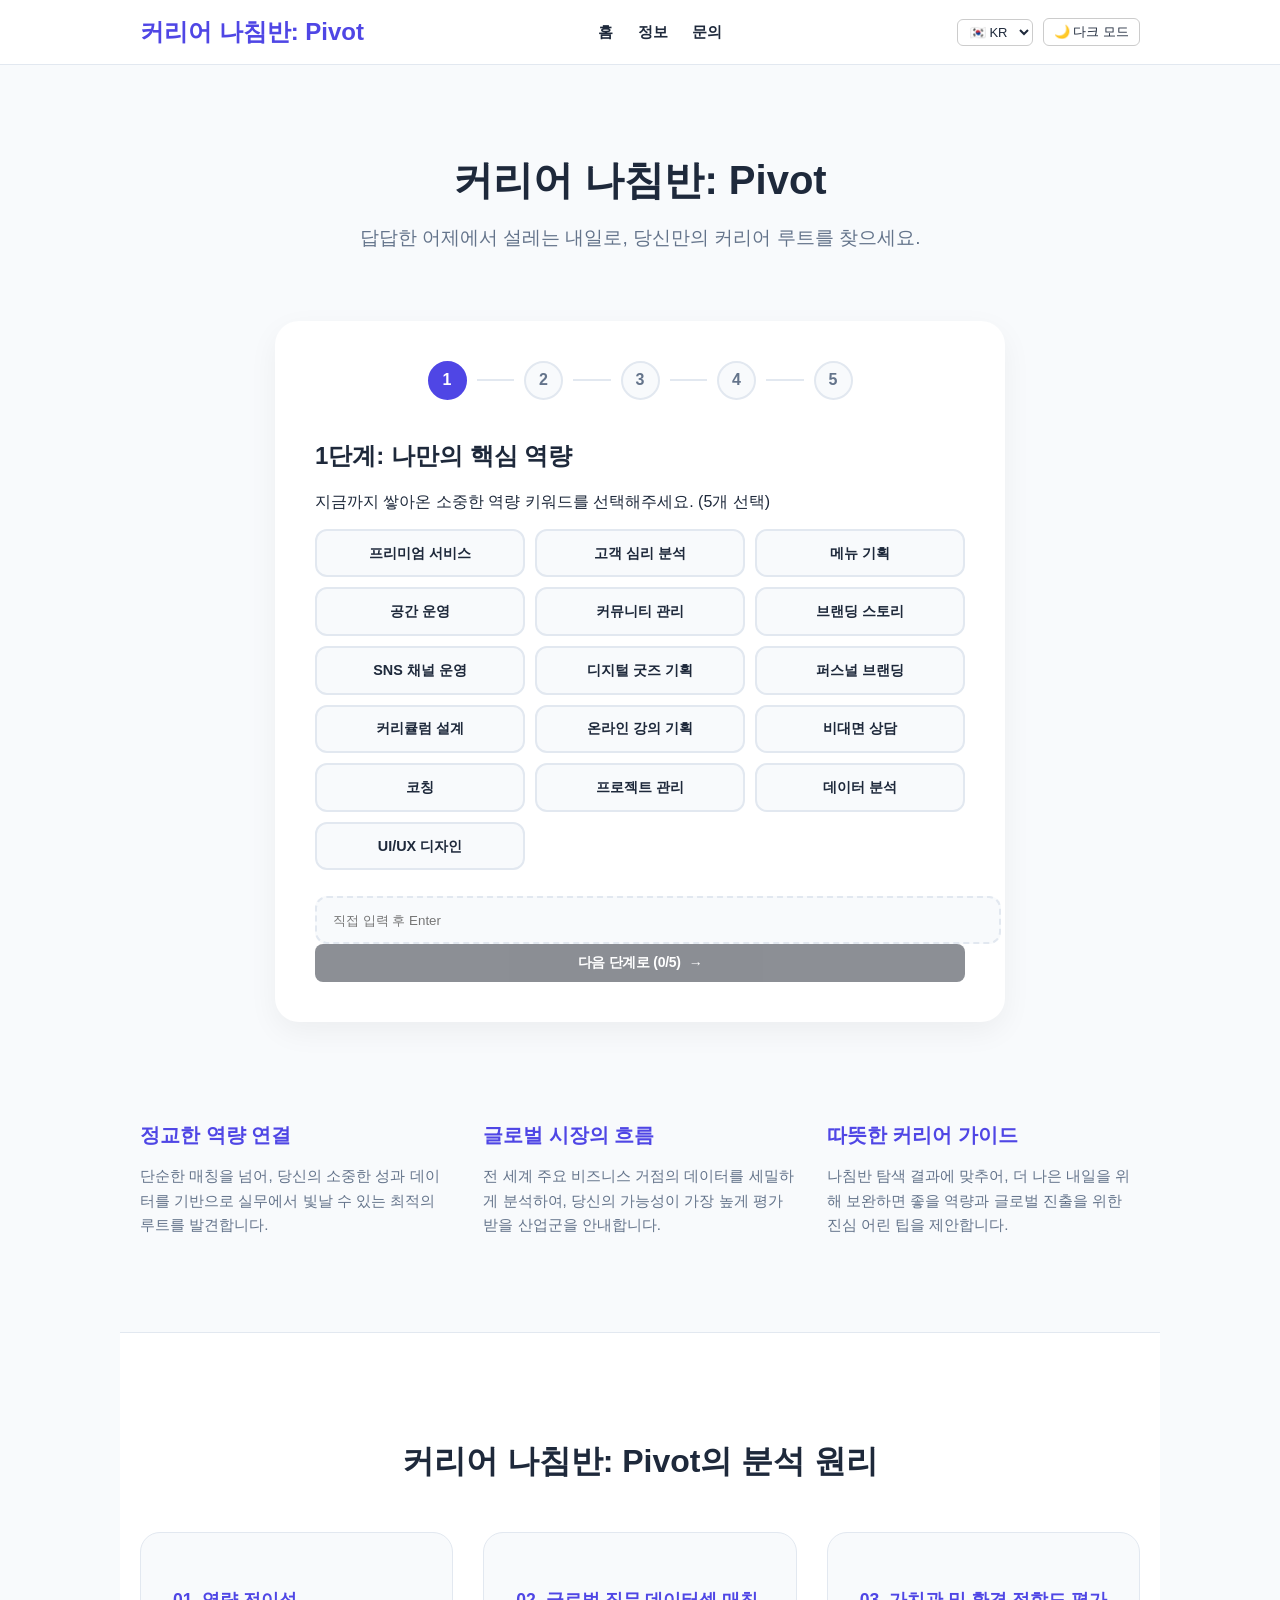
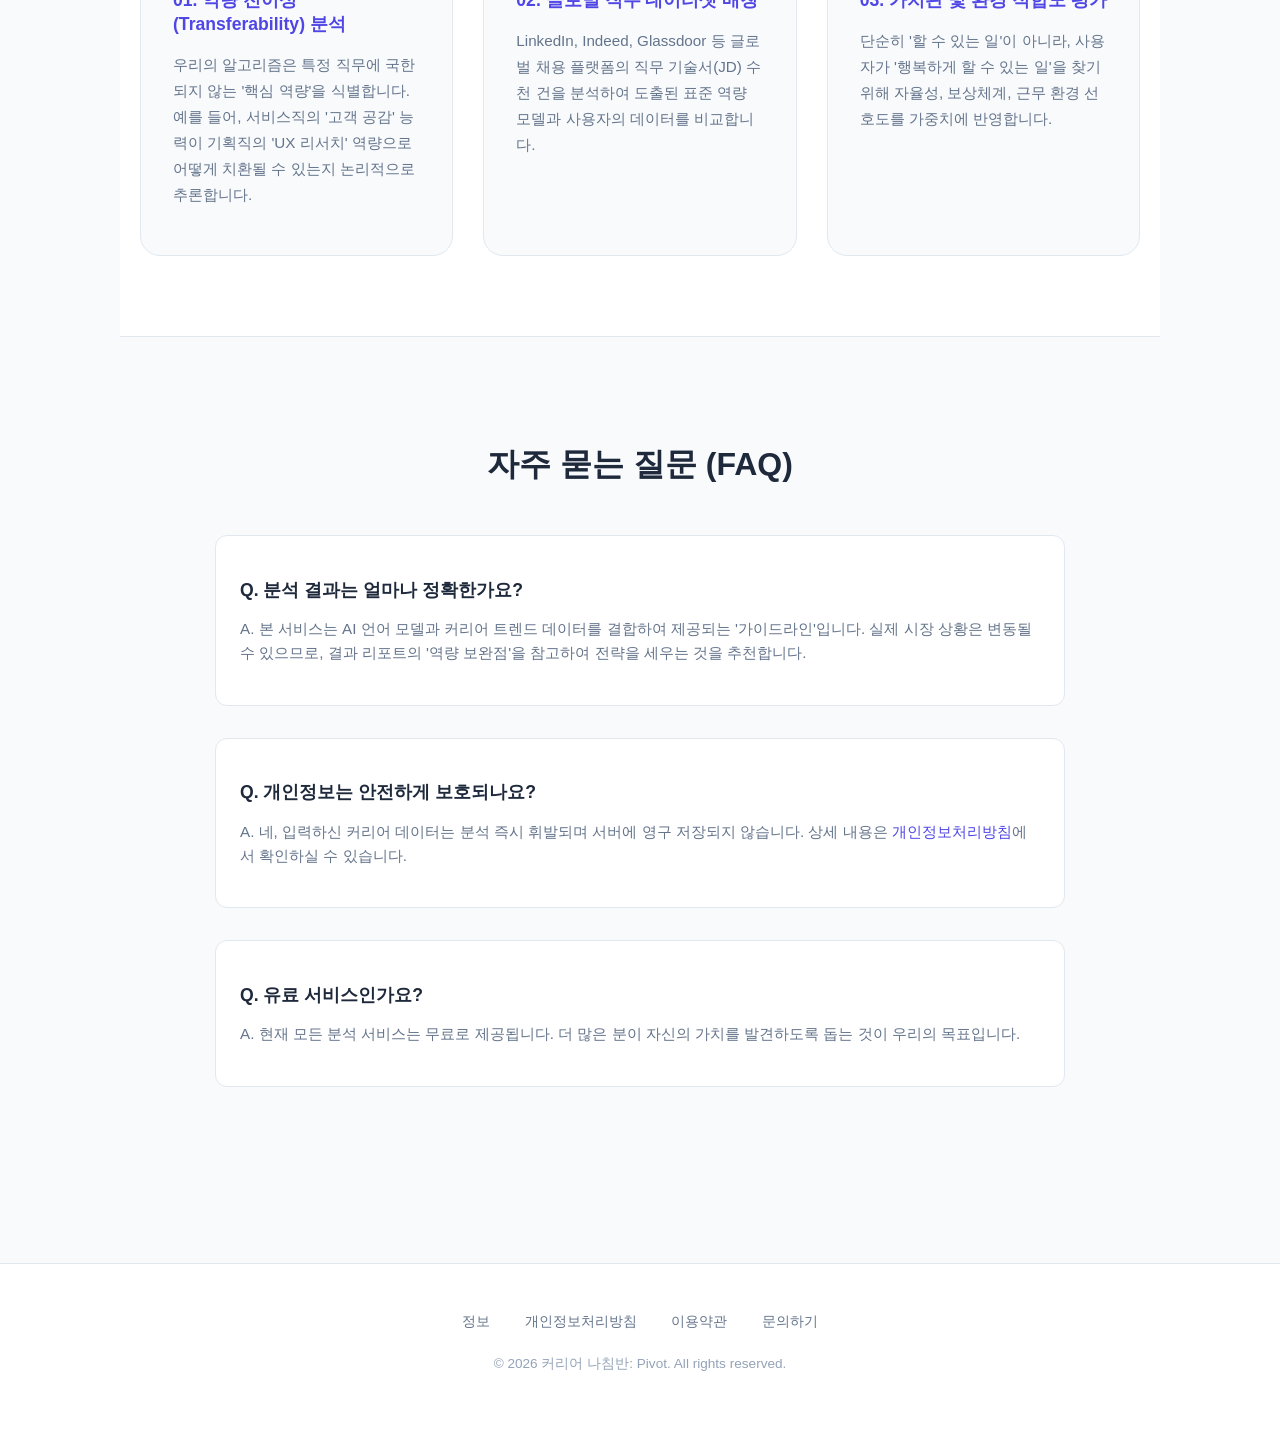
<file: index.html>
<!doctype html>
<html lang="ko">
<head>
  <meta charset="UTF-8" />
  <meta name="viewport" content="width=device-width, initial-scale=1.0" />
  <meta name="google-adsense-account" content="ca-pub-9113651167314124">
  <title>커리어 나침반: Pivot</title>
  <link href='style.css' rel='stylesheet'>
  <script async src="https://pagead2.googlesyndication.com/pagead/js/adsbygoogle.js?client=ca-pub-9113651167314124"
     crossorigin="anonymous"></script>
</head>
<body class="home-page">
  <header class="main-header">
    <div class="nav-container">
      <a href="index.html" class="logo">커리어 나침반: Pivot</a>
      <nav>
        <a href="index.html">홈</a>
        <a href="about.html">정보</a>
        <a href="contact.html">문의</a>
      </nav>
      <div class="top-controls">
        <select id="language-select" class="mini-select">
          <option value="ko" selected>🇰🇷 KR</option>
          <option value="en">🇺🇸 EN</option>
        </select>
        <button id="theme-btn" class="mini-btn">🌙 다크 모드</button>
      </div>
    </div>
  </header>

  <main class="main-content">
    <div class="hero-section">
      <h1 data-i18n="hero_title">당신의 글로벌 커리어 가치를 확인하세요</h1>
      <p data-i18n="hero_desc">AI 기반 분석 시스템이 당신의 핵심 역량과 성과를 바탕으로 최적의 글로벌 직무를 매칭해 드립니다.</p>
    </div>

    <div class="form-container" id="step-form-container">
      <div class="step-indicator">
        <div class="step active" data-step="1">1</div>
        <div class="step-line"></div>
        <div class="step" data-step="2">2</div>
        <div class="step-line"></div>
        <div class="step" data-step="3">3</div>
        <div class="step-line"></div>
        <div class="step" data-step="4">4</div>
        <div class="step-line"></div>
        <div class="step" data-step="5">5</div>
      </div>

      <form id="multi-step-form">
        <!-- ... (Step 1~3 unchanged) ... -->

        <!-- Step 1: LinkedIn Skills -->
        <div class="form-step active" id="step-1">
          <h2 data-i18n="step1_title">1단계: 핵심 역량</h2>
          <p class="step-desc" data-i18n="step1_desc">기존 키워드를 선택하거나 직접 입력해주세요. (5개 선택)</p>
          <div class="keyword-grid" id="skill-selection">
            <!-- [Service/Operations] -->
            <div class="keyword-chip" data-value="Premium Service" data-i18n="skill_premium_service">프리미엄 서비스</div>
            <div class="keyword-chip" data-value="Customer Psychology" data-i18n="skill_cust_psych">고객 심리 분석</div>
            <div class="keyword-chip" data-value="Menu Planning" data-i18n="skill_menu_plan">메뉴 기획</div>
            <div class="keyword-chip" data-value="Space Operations" data-i18n="skill_space_op">공간 운영</div>
            <div class="keyword-chip" data-value="Community Management" data-i18n="skill_comm_mgmt">커뮤니티 관리</div>
            <!-- [Content/Marketing] -->
            <div class="keyword-chip" data-value="Branding Story" data-i18n="skill_brand_story">브랜딩 스토리</div>
            <div class="keyword-chip" data-value="SNS Management" data-i18n="skill_sns_mgmt">SNS 채널 운영</div>
            <div class="keyword-chip" data-value="Digital Goods" data-i18n="skill_digi_goods">디지털 굿즈 기획</div>
            <div class="keyword-chip" data-value="Personal Branding" data-i18n="skill_pers_brand">퍼스널 브랜딩</div>
            <!-- [Education/Counseling] -->
            <div class="keyword-chip" data-value="Curriculum Design" data-i18n="skill_curr_design">커리큘럼 설계</div>
            <div class="keyword-chip" data-value="Online Lecture" data-i18n="skill_online_lec">온라인 강의 기획</div>
            <div class="keyword-chip" data-value="Remote Counseling" data-i18n="skill_remote_counsel">비대면 상담</div>
            <div class="keyword-chip" data-value="Coaching" data-i18n="skill_coaching">코칭</div>
            <!-- Existing ones -->
            <div class="keyword-chip" data-value="Project Management" data-i18n="skill_pm">프로젝트 관리</div>
            <div class="keyword-chip" data-value="Data Analysis" data-i18n="skill_da">데이터 분석</div>
            <div class="keyword-chip" data-value="UI/UX Design" data-i18n="skill_uiux">UI/UX 디자인</div>
          </div>
          <div class="custom-input-wrapper">
            <input type="text" id="custom-skill-input" data-i18n-placeholder="custom_placeholder" placeholder="직접 입력 후 Enter">
          </div>
          <input type="hidden" id="selected-skills-input" name="skills" required>
          <button type="button" class="submit-btn next-btn" disabled data-i18n="next_step">다음 단계로 (0/5)</button>
        </div>

        <!-- Step 2: Industry -->
        <div class="form-step" id="step-2">
          <h2 data-i18n="step2_title">2단계: 관심 산업군</h2>
          <p class="step-desc" data-i18n="step2_desc">분석을 희망하는 타겟 산업군을 선택하세요.</p>
          <div class="industry-grid">
            <label class="industry-option">
              <input type="radio" name="industry" value="IT/Software" required>
              <div class="industry-card">
                <span class="icon">💻</span>
                <span data-i18n="ind_it">IT / 소프트웨어</span>
              </div>
            </label>
            <label class="industry-option">
              <input type="radio" name="industry" value="Finance">
              <div class="industry-card">
                <span class="icon">🏦</span>
                <span data-i18n="ind_finance">금융 / 핀테크</span>
              </div>
            </label>
            <label class="industry-option">
              <input type="radio" name="industry" value="Healthcare">
              <div class="industry-card">
                <span class="icon">🏥</span>
                <span data-i18n="ind_healthcare">의료 / 바이오</span>
              </div>
            </label>
            <label class="industry-option">
              <input type="radio" name="industry" value="E-commerce">
              <div class="industry-card">
                <span class="icon">🛒</span>
                <span data-i18n="ind_ecommerce">커머스 / 유통</span>
              </div>
            </label>
            <label class="industry-option">
              <input type="radio" name="industry" value="Media/Ads">
              <div class="industry-card">
                <span class="icon">📢</span>
                <span data-i18n="ind_media">미디어 / 광고</span>
              </div>
            </label>
            <label class="industry-option">
              <input type="radio" name="industry" value="Lifestyle">
              <div class="industry-card">
                <span class="icon">✨</span>
                <span data-i18n="ind_lifestyle">라이프스타일 / 서비스</span>
              </div>
            </label>
            <label class="industry-option">
              <input type="radio" name="industry" value="Creative">
              <div class="industry-card">
                <span class="icon">🎨</span>
                <span data-i18n="ind_creative">크리에이티브</span>
              </div>
            </label>
            <label class="industry-option">
              <input type="radio" name="industry" value="EcoSocial">
              <div class="industry-card">
                <span class="icon">🌿</span>
                <span data-i18n="ind_ecosocial">친환경 / 소셜</span>
              </div>
            </label>
            <label class="industry-option">
              <input type="radio" name="industry" value="EduCounsel">
              <div class="industry-card">
                <span class="icon">🎓</span>
                <span data-i18n="ind_educounsel">전문 상담 / 교육</span>
              </div>
            </label>
          </div>
          <div class="btn-group">
            <button type="button" class="submit-btn prev-btn secondary" data-i18n="prev_step">이전</button>
            <button type="button" class="submit-btn next-btn" data-i18n="next_step">다음 단계로</button>
          </div>
        </div>

        <!-- Step 3: Transferable Skills -->
        <div class="form-step" id="step-3">
          <h2 data-i18n="step3_title">3단계: 전이 가능한 기술</h2>
          <p class="step-desc" data-i18n="step3_desc">당신의 소중한 경험 속에서 다른 직무에서도 빛날 '전이 가능한 기술'을 선택하세요.</p>
          <div class="keyword-grid" id="transferable-skill-selection">
            <div class="keyword-chip" data-value="섬세함" data-i18n="pivot_delicate">섬세한 미감</div>
            <div class="keyword-chip" data-value="기획" data-i18n="pivot_plan">공정 기획력</div>
            <div class="keyword-chip" data-value="소통" data-i18n="pivot_comm">고객 공감 능력</div>
            <div class="keyword-chip" data-value="분석" data-i18n="pivot_analysis">데이터 기반 분석</div>
            <div class="keyword-chip" data-value="친환경" data-i18n="pivot_eco">친환경 가치</div>
            <div class="keyword-chip" data-value="창의" data-i18n="pivot_creative">창의적 문제 해결</div>
          </div>
          <input type="hidden" id="selected-transferable-skills-input" name="transferable_skills" required>
          <div class="btn-group">
            <button type="button" class="submit-btn prev-btn secondary" data-i18n="prev_step">이전</button>
            <button type="button" class="submit-btn next-btn" data-i18n="next_step">다음 단계로</button>
          </div>
        </div>
        <!-- Step 4: Work Style (Location) -->
        <div class="form-step" id="step-4">
          <h2 data-i18n="step4_title">4단계: 업무 환경</h2>
          <p class="step-desc" data-i18n="step4_desc">가장 선호하는 근무 장소를 선택해주세요.</p>
          <div class="work-style-options">
            <label class="work-option">
              <input type="radio" name="loc_freedom" value="remote" checked>
              <div class="option-card" data-i18n="work_remote">Remote</div>
            </label>
            <label class="work-option">
              <input type="radio" name="loc_freedom" value="hybrid">
              <div class="option-card" data-i18n="work_hybrid">Hybrid</div>
            </label>
            <label class="work-option">
              <input type="radio" name="loc_freedom" value="office">
              <div class="option-card" data-i18n="work_office">Office</div>
            </label>
          </div>
          <div class="btn-group">
            <button type="button" class="submit-btn prev-btn secondary" data-i18n="prev_step">이전</button>
            <button type="button" class="submit-btn next-btn" data-i18n="next_step">다음 단계로</button>
          </div>
        </div>

        <!-- Step 5: Career Values -->
        <div class="form-step" id="step-5">
          <h2 data-i18n="step5_title">5단계: 직업적 가치관</h2>
          <p class="step-desc" data-i18n="step5_desc">당신을 가장 행복하게 만드는 가치를 선택해주세요.</p>

          <div class="value-survey-grid">
            <div class="value-q">
              <label data-i18n="val_autonomy">자율성</label>
              <div class="value-choices">
                <input type="radio" name="v_autonomy" value="decide" id="v_a1" checked><label for="v_a1" data-i18n="val_a1">스스로 결정</label>
                <input type="radio" name="v_autonomy" value="manual" id="v_a2"><label for="v_a2" data-i18n="val_a2">매뉴얼 중심</label>
              </div>
            </div>
            <div class="value-q">
              <label data-i18n="val_social">상호작용</label>
              <div class="value-choices">
                <input type="radio" name="v_social" value="team" id="v_s1" checked><label for="v_s1" data-i18n="val_s1">팀워크/고객</label>
                <input type="radio" name="v_social" value="solo" id="v_s2"><label for="v_s2" data-i18n="val_s2">개인 몰입</label>
              </div>
            </div>
            <div class="value-q">
              <label data-i18n="val_reward">보상체계</label>
              <div class="value-choices">
                <input type="radio" name="v_reward" value="high" id="v_r1" checked><label for="v_r1" data-i18n="val_r1">성과급/고수익</label>
                <input type="radio" name="v_reward" value="stable" id="v_r2"><label for="v_r2" data-i18n="val_r2">안정적 급여</label>
              </div>
            </div>
            <div class="value-q">
              <label data-i18n="val_source">성취원천</label>
              <div class="value-choices">
                <input type="radio" name="v_source" value="solve" id="v_o1" checked><label for="v_o1" data-i18n="val_o1">문제 해결</label>
                <input type="radio" name="v_source" value="visual" id="v_o2"><label for="v_o2" data-i18n="val_o2">시각적 완성도</label>
              </div>
            </div>
          </div>

          <div class="btn-group">
            <button type="button" class="submit-btn prev-btn secondary" data-i18n="prev_step">이전</button>
            <button type="submit" class="submit-btn" data-i18n="find_jobs">분석 시작하기</button>
          </div>
        </div>

      </form>
    </div>

    <div id="result-container" class="form-container" style="display: none;">
      <h2 id="result-title" data-i18n="result_title">분석 결과</h2>
      <div id="job-results"></div>
      <button onclick="location.reload()" class="submit-btn retry-btn" data-i18n="retry">다시 하기</button>
    </div>

    <section class="value-proposition">
      <div class="vp-grid">
        <div class="vp-item">
          <h3 data-i18n="vp1_title">정밀한 역량 매칭</h3>
          <p data-i18n="vp1_desc">단순한 키워드 매칭을 넘어, 입력하신 실제 성과 데이터를 바탕으로 실무에서 바로 통용될 수 있는 직무를 제안합니다.</p>
        </div>
        <div class="vp-item">
          <h3 data-i18n="vp2_title">글로벌 시장 트렌드</h3>
          <p data-i18n="vp2_desc">전 세계 주요 IT 및 비즈니스 거점의 실시간 채용 데이터를 분석하여 현재 가장 유망한 산업군 정보를 제공합니다.</p>
        </div>
        <div class="vp-item">
          <h3 data-i18n="vp3_title">맞춤형 커리어 가이드</h3>
          <p data-i18n="vp3_desc">분석된 결과에 따라 부족한 역량을 보완할 수 있는 학습 방향과 글로벌 네트워크 진출 팁을 함께 제공합니다.</p>
        </div>
      </div>
    </section>

    <!-- AdSense Optimization: Detailed Content Section -->
    <section class="detailed-info">
      <div class="info-container">
        <h2 data-i18n="how_it_works_title">커리어 나침반: Pivot의 분석 원리</h2>
        <div class="info-grid">
          <div class="info-card">
            <h4>01. 역량 전이성(Transferability) 분석</h4>
            <p>우리의 알고리즘은 특정 직무에 국한되지 않는 '핵심 역량'을 식별합니다. 예를 들어, 서비스직의 '고객 공감' 능력이 기획직의 'UX 리서치' 역량으로 어떻게 치환될 수 있는지 논리적으로 추론합니다.</p>
          </div>
          <div class="info-card">
            <h4>02. 글로벌 직무 데이터셋 매칭</h4>
            <p>LinkedIn, Indeed, Glassdoor 등 글로벌 채용 플랫폼의 직무 기술서(JD) 수천 건을 분석하여 도출된 표준 역량 모델과 사용자의 데이터를 비교합니다.</p>
          </div>
          <div class="info-card">
            <h4>03. 가치관 및 환경 적합도 평가</h4>
            <p>단순히 '할 수 있는 일'이 아니라, 사용자가 '행복하게 할 수 있는 일'을 찾기 위해 자율성, 보상체계, 근무 환경 선호도를 가중치에 반영합니다.</p>
          </div>
        </div>
      </div>
    </section>

    <section class="faq-section">
      <div class="info-container">
        <h2 data-i18n="faq_title">자주 묻는 질문 (FAQ)</h2>
        <div class="faq-item">
          <p class="faq-q">Q. 분석 결과는 얼마나 정확한가요?</p>
          <p class="faq-a">A. 본 서비스는 AI 언어 모델과 커리어 트렌드 데이터를 결합하여 제공되는 '가이드라인'입니다. 실제 시장 상황은 변동될 수 있으므로, 결과 리포트의 '역량 보완점'을 참고하여 전략을 세우는 것을 추천합니다.</p>
        </div>
        <div class="faq-item">
          <p class="faq-q">Q. 개인정보는 안전하게 보호되나요?</p>
          <p class="faq-a">A. 네, 입력하신 커리어 데이터는 분석 즉시 휘발되며 서버에 영구 저장되지 않습니다. 상세 내용은 <a href="privacy.html">개인정보처리방침</a>에서 확인하실 수 있습니다.</p>
        </div>
        <div class="faq-item">
          <p class="faq-q">Q. 유료 서비스인가요?</p>
          <p class="faq-a">A. 현재 모든 분석 서비스는 무료로 제공됩니다. 더 많은 분이 자신의 가치를 발견하도록 돕는 것이 우리의 목표입니다.</p>
        </div>
      </div>
    </section>
  </main>

  <footer class="main-footer">
    <div class="footer-links">
      <a href="about.html">정보</a>
      <a href="privacy.html">개인정보처리방침</a>
      <a href="terms.html">이용약관</a>
      <a href="contact.html">문의하기</a>
    </div>
    <p>&copy; 2026 커리어 나침반: Pivot. All rights reserved.</p>
  </footer>


  <script defer type="text/javascript" src="main.js"></script>
</body>
</html>
</file>
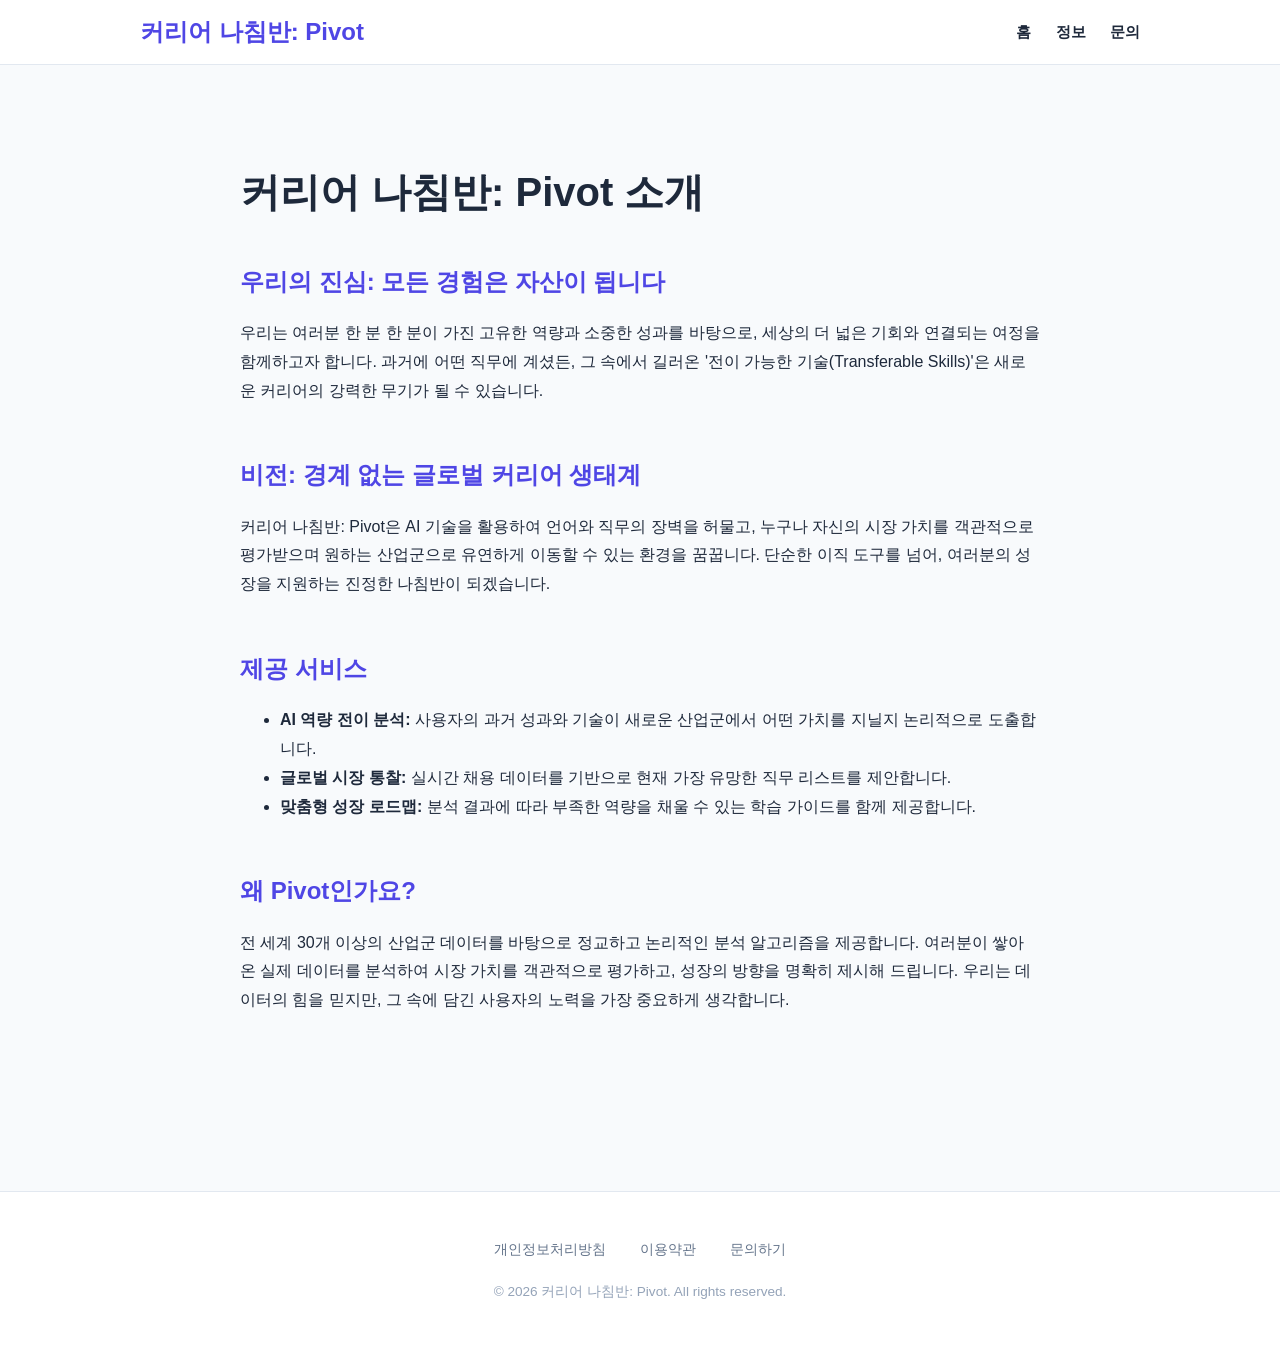
<file: about.html>
<!doctype html>
<html lang="ko">
<head>
  <meta charset="UTF-8" />
  <meta name="viewport" content="width=device-width, initial-scale=1.0" />
  <title>정보 | 커리어 나침반: Pivot</title>
  <link href='style.css' rel='stylesheet'>
</head>
<body class="static-page">
  <header class="main-header">
    <div class="nav-container">
      <a href="index.html" class="logo">커리어 나침반: Pivot</a>
      <nav>
        <a href="index.html">홈</a>
        <a href="about.html">정보</a>
        <a href="contact.html">문의</a>
      </nav>
    </div>
  </header>

  <main class="content-container">
    <h1>커리어 나침반: Pivot 소개</h1>
    <section>
      <h2>우리의 진심: 모든 경험은 자산이 됩니다</h2>
      <p>우리는 여러분 한 분 한 분이 가진 고유한 역량과 소중한 성과를 바탕으로, 세상의 더 넓은 기회와 연결되는 여정을 함께하고자 합니다. 과거에 어떤 직무에 계셨든, 그 속에서 길러온 '전이 가능한 기술(Transferable Skills)'은 새로운 커리어의 강력한 무기가 될 수 있습니다.</p>
    </section>

    <section>
      <h2>비전: 경계 없는 글로벌 커리어 생태계</h2>
      <p>커리어 나침반: Pivot은 AI 기술을 활용하여 언어와 직무의 장벽을 허물고, 누구나 자신의 시장 가치를 객관적으로 평가받으며 원하는 산업군으로 유연하게 이동할 수 있는 환경을 꿈꿉니다. 단순한 이직 도구를 넘어, 여러분의 성장을 지원하는 진정한 나침반이 되겠습니다.</p>
    </section>

    <section>
      <h2>제공 서비스</h2>
      <ul>
        <li><strong>AI 역량 전이 분석:</strong> 사용자의 과거 성과와 기술이 새로운 산업군에서 어떤 가치를 지닐지 논리적으로 도출합니다.</li>
        <li><strong>글로벌 시장 통찰:</strong> 실시간 채용 데이터를 기반으로 현재 가장 유망한 직무 리스트를 제안합니다.</li>
        <li><strong>맞춤형 성장 로드맵:</strong> 분석 결과에 따라 부족한 역량을 채울 수 있는 학습 가이드를 함께 제공합니다.</li>
      </ul>
    </section>

    <section>
      <h2>왜 Pivot인가요?</h2>
      <p>전 세계 30개 이상의 산업군 데이터를 바탕으로 정교하고 논리적인 분석 알고리즘을 제공합니다. 여러분이 쌓아온 실제 데이터를 분석하여 시장 가치를 객관적으로 평가하고, 성장의 방향을 명확히 제시해 드립니다. 우리는 데이터의 힘을 믿지만, 그 속에 담긴 사용자의 노력을 가장 중요하게 생각합니다.</p>
    </section>
  </main>

  <footer class="main-footer">
    <div class="footer-links">
      <a href="privacy.html">개인정보처리방침</a>
      <a href="terms.html">이용약관</a>
      <a href="contact.html">문의하기</a>
    </div>
    <p>&copy; 2026 커리어 나침반: Pivot. All rights reserved.</p>
  </footer>
</body>
</html>
</file>
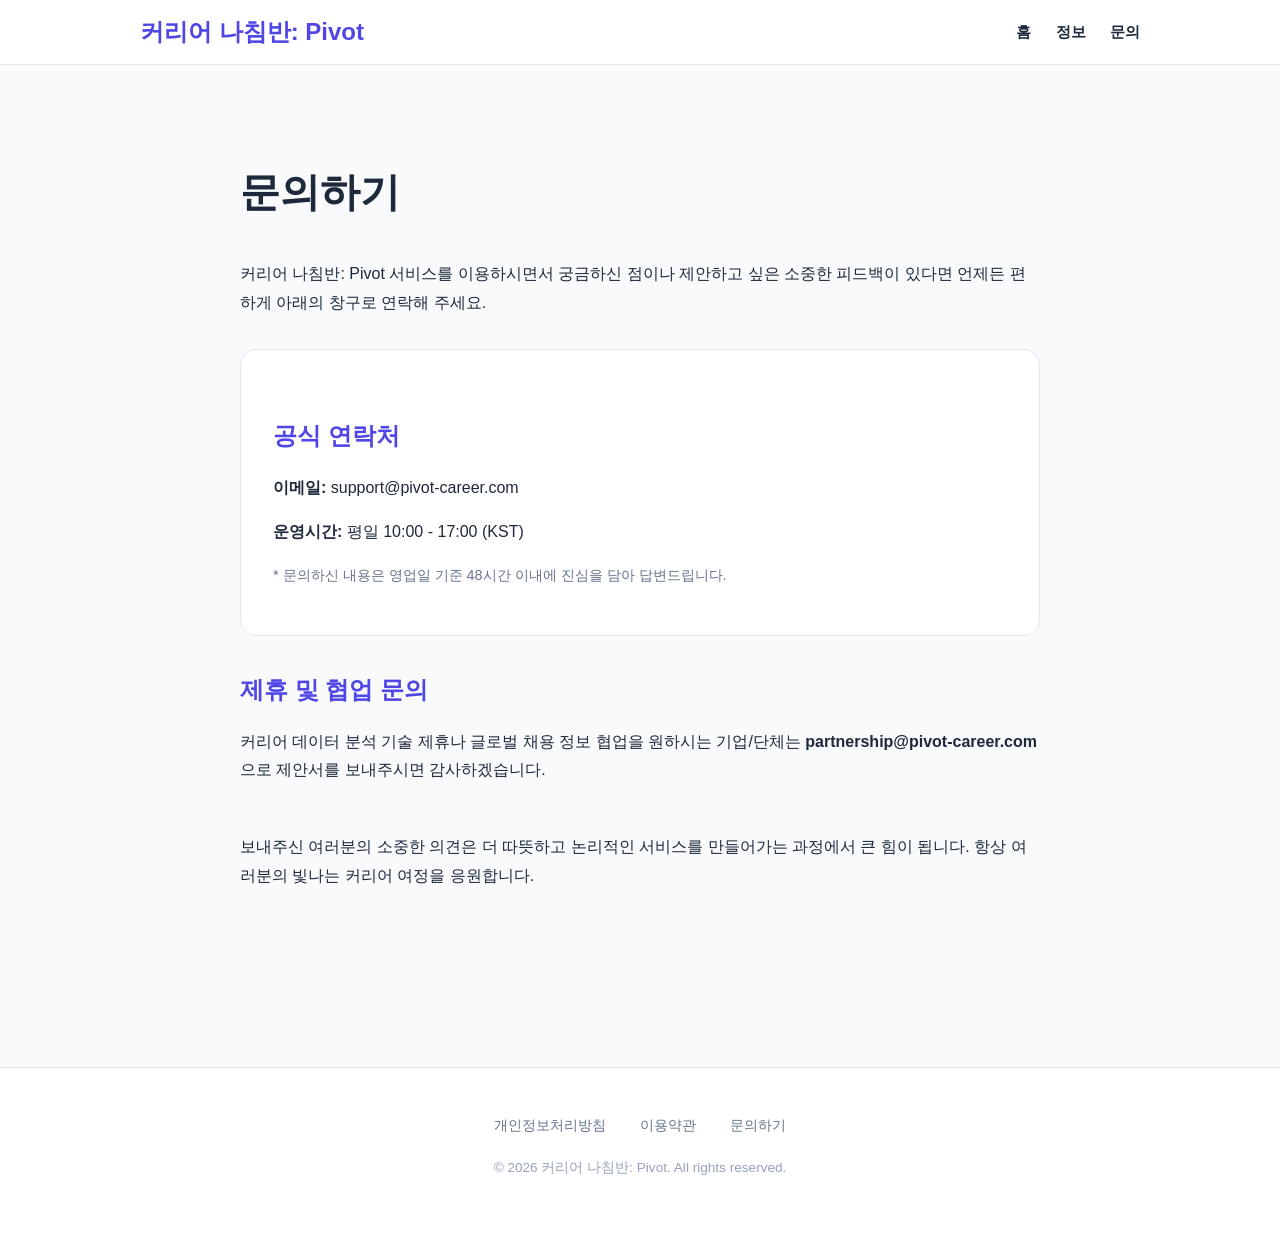
<file: contact.html>
<!doctype html>
<html lang="ko">
<head>
  <meta charset="UTF-8" />
  <meta name="viewport" content="width=device-width, initial-scale=1.0" />
  <title>문의하기 | 커리어 나침반: Pivot</title>
  <link href='style.css' rel='stylesheet'>
</head>
<body class="static-page">
  <header class="main-header">
    <div class="nav-container">
      <a href="index.html" class="logo">커리어 나침반: Pivot</a>
      <nav>
        <a href="index.html">홈</a>
        <a href="about.html">정보</a>
        <a href="contact.html">문의</a>
      </nav>
    </div>
  </header>

  <main class="content-container">
    <h1>문의하기</h1>
    <section>
      <p>커리어 나침반: Pivot 서비스를 이용하시면서 궁금하신 점이나 제안하고 싶은 소중한 피드백이 있다면 언제든 편하게 아래의 창구로 연락해 주세요.</p>
      
      <div class="contact-card">
        <h2>공식 연락처</h2>
        <p><strong>이메일:</strong> support@pivot-career.com</p>
        <p><strong>운영시간:</strong> 평일 10:00 - 17:00 (KST)</p>
        <p style="font-size: 0.9rem; color: #64748b; margin-top: 10px;">* 문의하신 내용은 영업일 기준 48시간 이내에 진심을 담아 답변드립니다.</p>
      </div>

      <h2>제휴 및 협업 문의</h2>
      <p>커리어 데이터 분석 기술 제휴나 글로벌 채용 정보 협업을 원하시는 기업/단체는 <strong>partnership@pivot-career.com</strong>으로 제안서를 보내주시면 감사하겠습니다.</p>
      
      <p style="margin-top: 3rem;">보내주신 여러분의 소중한 의견은 더 따뜻하고 논리적인 서비스를 만들어가는 과정에서 큰 힘이 됩니다. 항상 여러분의 빛나는 커리어 여정을 응원합니다.</p>
    </section>
  </main>

  <footer class="main-footer">
    <div class="footer-links">
      <a href="privacy.html">개인정보처리방침</a>
      <a href="terms.html">이용약관</a>
      <a href="contact.html">문의하기</a>
    </div>
    <p>&copy; 2026 커리어 나침반: Pivot. All rights reserved.</p>
  </footer>
</body>
</html>
</file>
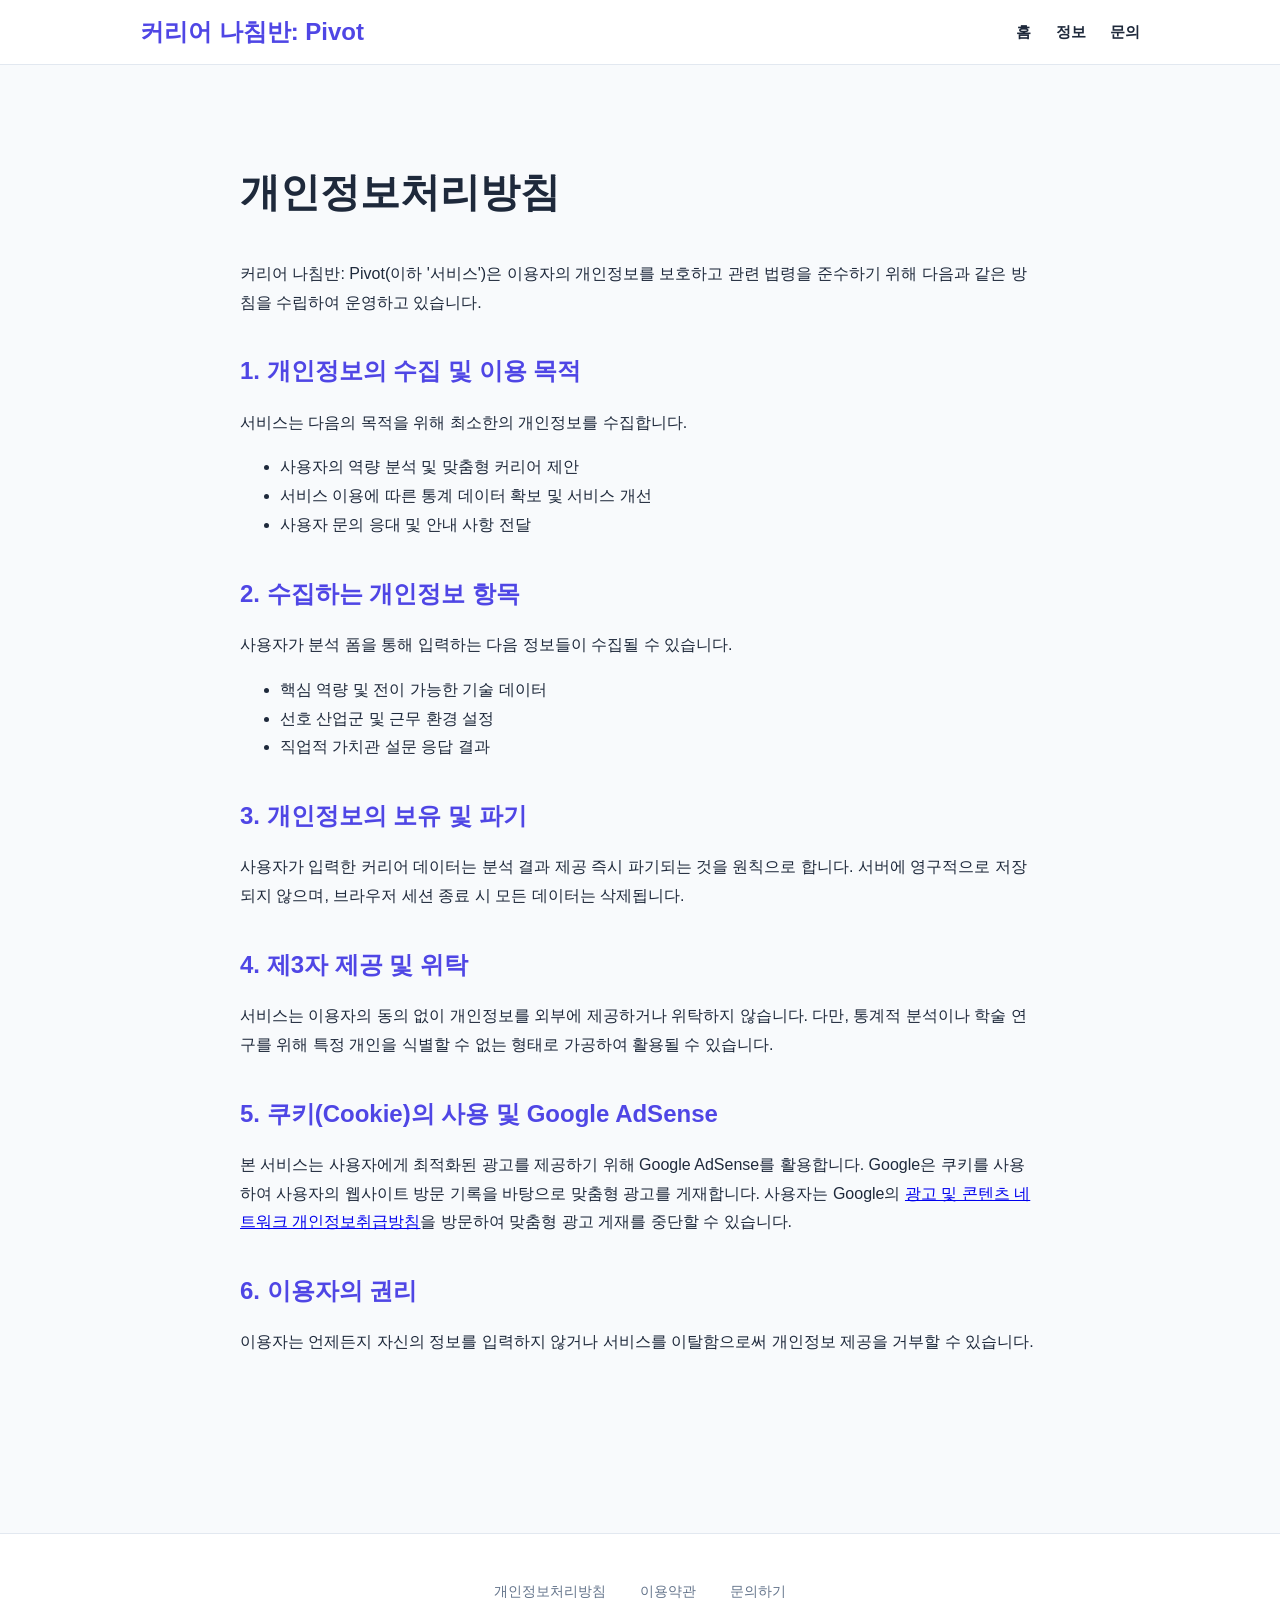
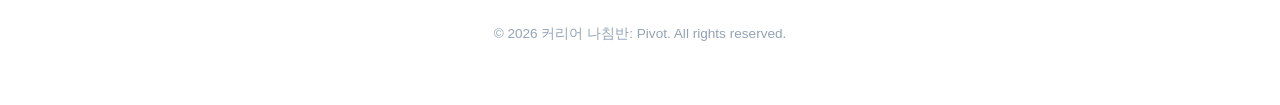
<file: privacy.html>
<!doctype html>
<html lang="ko">
<head>
  <meta charset="UTF-8" />
  <meta name="viewport" content="width=device-width, initial-scale=1.0" />
  <title>개인정보처리방침 | 커리어 나침반: Pivot</title>
  <link href='style.css' rel='stylesheet'>
</head>
<body class="static-page">
  <header class="main-header">
    <div class="nav-container">
      <a href="index.html" class="logo">커리어 나침반: Pivot</a>
      <nav>
        <a href="index.html">홈</a>
        <a href="about.html">정보</a>
        <a href="contact.html">문의</a>
      </nav>
    </div>
  </header>

  <main class="content-container">
    <h1>개인정보처리방침</h1>
    <section>
      <p>커리어 나침반: Pivot(이하 '서비스')은 이용자의 개인정보를 보호하고 관련 법령을 준수하기 위해 다음과 같은 방침을 수립하여 운영하고 있습니다.</p>
      
      <h2>1. 개인정보의 수집 및 이용 목적</h2>
      <p>서비스는 다음의 목적을 위해 최소한의 개인정보를 수집합니다.</p>
      <ul>
        <li>사용자의 역량 분석 및 맞춤형 커리어 제안</li>
        <li>서비스 이용에 따른 통계 데이터 확보 및 서비스 개선</li>
        <li>사용자 문의 응대 및 안내 사항 전달</li>
      </ul>

      <h2>2. 수집하는 개인정보 항목</h2>
      <p>사용자가 분석 폼을 통해 입력하는 다음 정보들이 수집될 수 있습니다.</p>
      <ul>
        <li>핵심 역량 및 전이 가능한 기술 데이터</li>
        <li>선호 산업군 및 근무 환경 설정</li>
        <li>직업적 가치관 설문 응답 결과</li>
      </ul>

      <h2>3. 개인정보의 보유 및 파기</h2>
      <p>사용자가 입력한 커리어 데이터는 분석 결과 제공 즉시 파기되는 것을 원칙으로 합니다. 서버에 영구적으로 저장되지 않으며, 브라우저 세션 종료 시 모든 데이터는 삭제됩니다.</p>

      <h2>4. 제3자 제공 및 위탁</h2>
      <p>서비스는 이용자의 동의 없이 개인정보를 외부에 제공하거나 위탁하지 않습니다. 다만, 통계적 분석이나 학술 연구를 위해 특정 개인을 식별할 수 없는 형태로 가공하여 활용될 수 있습니다.</p>

      <h2>5. 쿠키(Cookie)의 사용 및 Google AdSense</h2>
      <p>본 서비스는 사용자에게 최적화된 광고를 제공하기 위해 Google AdSense를 활용합니다. Google은 쿠키를 사용하여 사용자의 웹사이트 방문 기록을 바탕으로 맞춤형 광고를 게재합니다. 사용자는 Google의 <a href="https://policies.google.com/technologies/ads">광고 및 콘텐츠 네트워크 개인정보취급방침</a>을 방문하여 맞춤형 광고 게재를 중단할 수 있습니다.</p>

      <h2>6. 이용자의 권리</h2>
      <p>이용자는 언제든지 자신의 정보를 입력하지 않거나 서비스를 이탈함으로써 개인정보 제공을 거부할 수 있습니다.</p>
    </section>
  </main>

  <footer class="main-footer">
    <div class="footer-links">
      <a href="privacy.html">개인정보처리방침</a>
      <a href="terms.html">이용약관</a>
      <a href="contact.html">문의하기</a>
    </div>
    <p>&copy; 2026 커리어 나침반: Pivot. All rights reserved.</p>
  </footer>
</body>
</html>
</file>
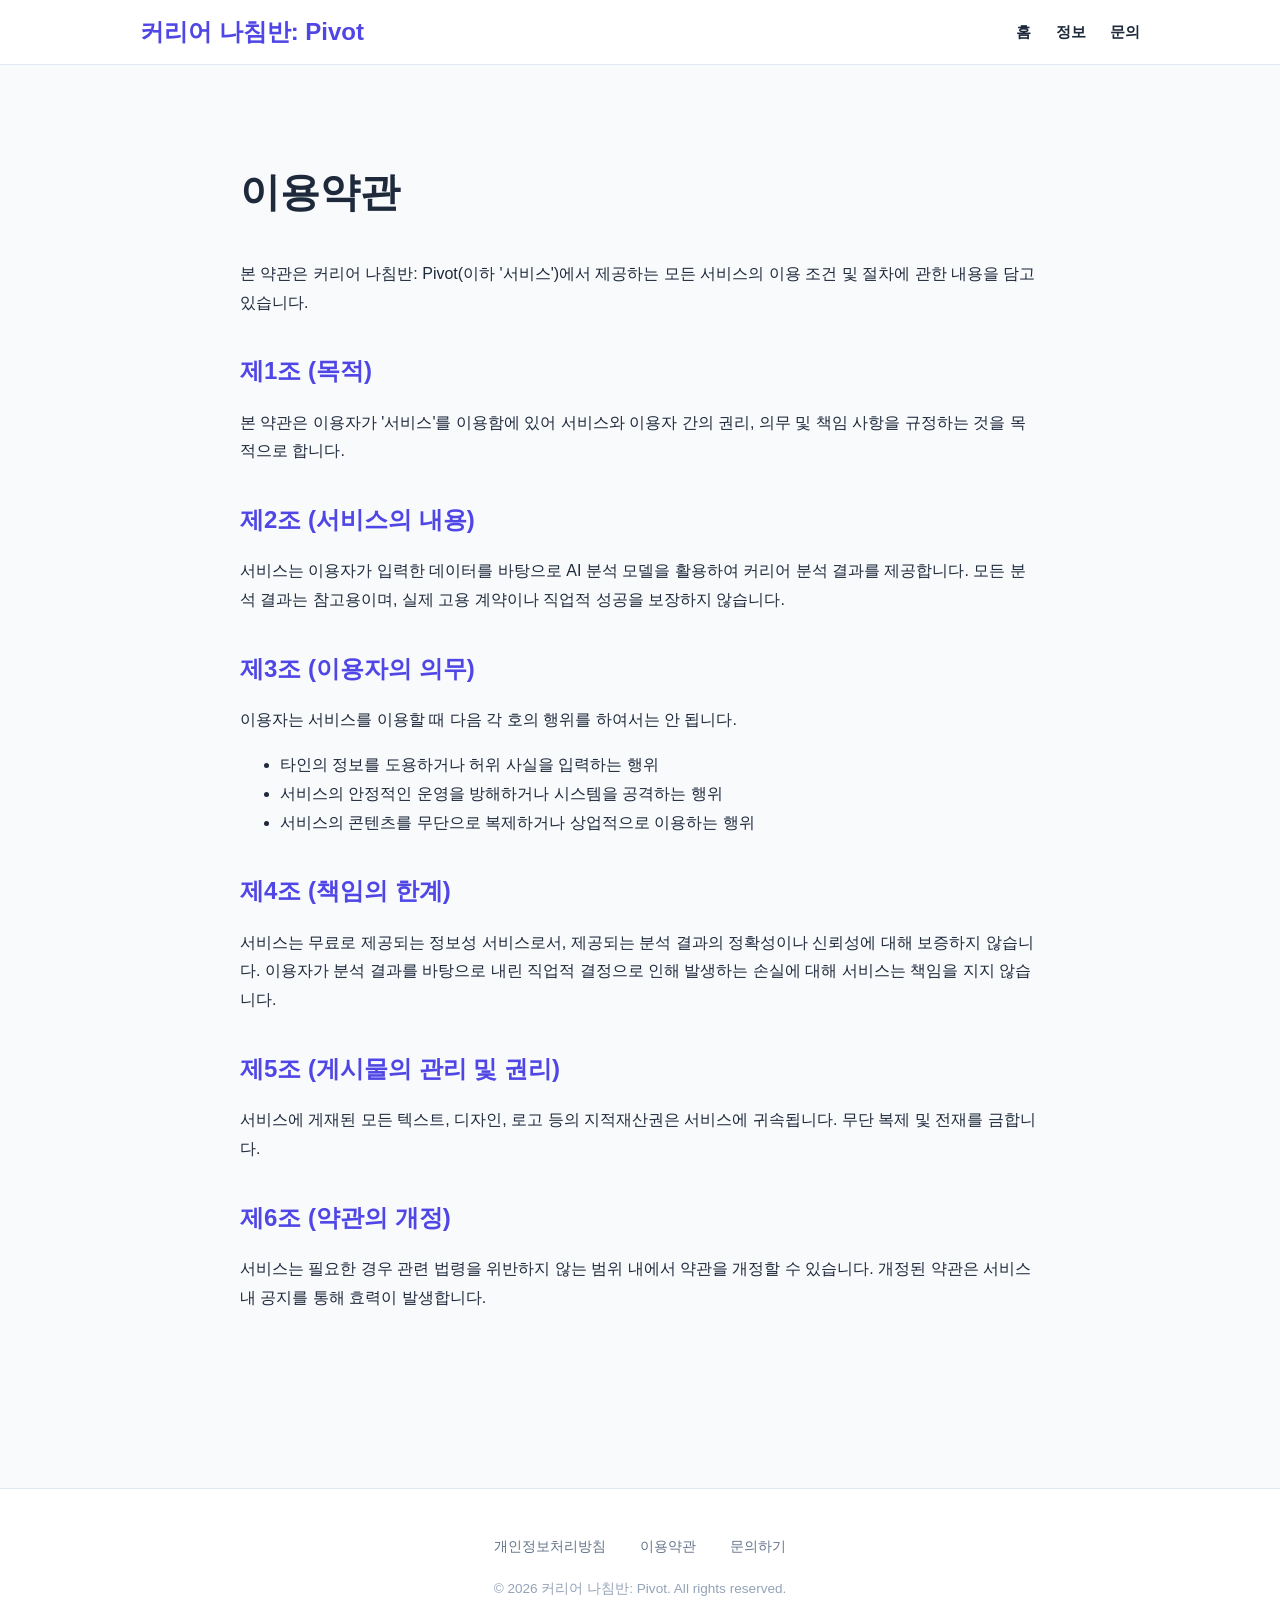
<file: terms.html>
<!doctype html>
<html lang="ko">
<head>
  <meta charset="UTF-8" />
  <meta name="viewport" content="width=device-width, initial-scale=1.0" />
  <title>이용약관 | 커리어 나침반: Pivot</title>
  <link href='style.css' rel='stylesheet'>
</head>
<body class="static-page">
  <header class="main-header">
    <div class="nav-container">
      <a href="index.html" class="logo">커리어 나침반: Pivot</a>
      <nav>
        <a href="index.html">홈</a>
        <a href="about.html">정보</a>
        <a href="contact.html">문의</a>
      </nav>
    </div>
  </header>

  <main class="content-container">
    <h1>이용약관</h1>
    <section>
      <p>본 약관은 커리어 나침반: Pivot(이하 '서비스')에서 제공하는 모든 서비스의 이용 조건 및 절차에 관한 내용을 담고 있습니다.</p>
      
      <h2>제1조 (목적)</h2>
      <p>본 약관은 이용자가 '서비스'를 이용함에 있어 서비스와 이용자 간의 권리, 의무 및 책임 사항을 규정하는 것을 목적으로 합니다.</p>

      <h2>제2조 (서비스의 내용)</h2>
      <p>서비스는 이용자가 입력한 데이터를 바탕으로 AI 분석 모델을 활용하여 커리어 분석 결과를 제공합니다. 모든 분석 결과는 참고용이며, 실제 고용 계약이나 직업적 성공을 보장하지 않습니다.</p>

      <h2>제3조 (이용자의 의무)</h2>
      <p>이용자는 서비스를 이용할 때 다음 각 호의 행위를 하여서는 안 됩니다.</p>
      <ul>
        <li>타인의 정보를 도용하거나 허위 사실을 입력하는 행위</li>
        <li>서비스의 안정적인 운영을 방해하거나 시스템을 공격하는 행위</li>
        <li>서비스의 콘텐츠를 무단으로 복제하거나 상업적으로 이용하는 행위</li>
      </ul>

      <h2>제4조 (책임의 한계)</h2>
      <p>서비스는 무료로 제공되는 정보성 서비스로서, 제공되는 분석 결과의 정확성이나 신뢰성에 대해 보증하지 않습니다. 이용자가 분석 결과를 바탕으로 내린 직업적 결정으로 인해 발생하는 손실에 대해 서비스는 책임을 지지 않습니다.</p>

      <h2>제5조 (게시물의 관리 및 권리)</h2>
      <p>서비스에 게재된 모든 텍스트, 디자인, 로고 등의 지적재산권은 서비스에 귀속됩니다. 무단 복제 및 전재를 금합니다.</p>

      <h2>제6조 (약관의 개정)</h2>
      <p>서비스는 필요한 경우 관련 법령을 위반하지 않는 범위 내에서 약관을 개정할 수 있습니다. 개정된 약관은 서비스 내 공지를 통해 효력이 발생합니다.</p>
    </section>
  </main>

  <footer class="main-footer">
    <div class="footer-links">
      <a href="privacy.html">개인정보처리방침</a>
      <a href="terms.html">이용약관</a>
      <a href="contact.html">문의하기</a>
    </div>
    <p>&copy; 2026 커리어 나침반: Pivot. All rights reserved.</p>
  </footer>
</body>
</html>
</file>
<file: style.css>
:root {
  --bg-color: #f8fafc;
  --container-bg: #ffffff;
  --text-color: #1e293b;
  --accent-color: #4f46e5;
  --border-color: #e2e8f0;
  --secondary-btn: #64748b;
}

body.dark-mode {
  --bg-color: #0f172a;
  --container-bg: #1e293b;
  --text-color: #f1f5f9;
  --accent-color: #818cf8;
  --border-color: #334155;
  --secondary-btn: #94a3b8;
}

body {
  font-family: -apple-system, BlinkMacSystemFont, "Apple SD Gothic Neo", "Pretendard", "Segoe UI", Roboto, "Helvetica Neue", Arial, sans-serif;
  display: flex;
  flex-direction: column;
  align-items: center;
  min-height: 100vh;
  margin: 0;
  background-color: var(--bg-color);
  color: var(--text-color);
  transition: all 0.3s;
  padding: 0;
}

/* Header & Navigation */
.main-header {
  width: 100%;
  background: var(--container-bg);
  padding: 1rem 0;
  border-bottom: 1px solid var(--border-color);
  position: sticky;
  top: 0;
  z-index: 1000;
}

.nav-container {
  max-width: 1000px;
  margin: 0 auto;
  display: flex;
  justify-content: space-between;
  align-items: center;
  padding: 0 20px;
}

.logo {
  font-size: 1.5rem;
  font-weight: 800;
  color: var(--accent-color);
  text-decoration: none;
}

nav a {
  margin-left: 20px;
  text-decoration: none;
  color: var(--text-color);
  font-weight: 600;
  font-size: 0.95rem;
}

nav a:hover {
  color: var(--accent-color);
}

/* Hero Section */
.hero-section {
  text-align: center;
  padding: 4rem 1rem 3rem;
  max-width: 800px;
}

.hero-section h1 {
  font-size: 2.5rem;
  font-weight: 800;
  margin-bottom: 1rem;
  line-height: 1.2;
}

.hero-section p {
  font-size: 1.2rem;
  color: var(--secondary-btn);
  line-height: 1.6;
}

/* Main Content */
.main-content {
  display: flex;
  flex-direction: column;
  align-items: center;
  width: 100%;
  flex: 1;
}

/* Value Proposition */
.value-proposition {
  width: 100%;
  max-width: 1000px;
  padding: 5rem 20px;
}

.vp-grid {
  display: grid;
  grid-template-columns: repeat(3, 1fr);
  gap: 30px;
}

.vp-item h3 {
  font-size: 1.25rem;
  margin-bottom: 0.8rem;
  color: var(--accent-color);
}

.vp-item p {
  font-size: 0.95rem;
  line-height: 1.6;
  color: var(--secondary-btn);
}

/* AdSense Optimization Sections */
.info-container {
  max-width: 1000px;
  margin: 0 auto;
  padding: 0 20px;
}

.detailed-info {
  background: var(--container-bg);
  padding: 5rem 0;
  border-top: 1px solid var(--border-color);
  border-bottom: 1px solid var(--border-color);
}

.detailed-info h2, .faq-section h2 {
  text-align: center;
  font-size: 2rem;
  margin-bottom: 3rem;
  color: var(--text-color);
}

.info-grid {
  display: grid;
  grid-template-columns: repeat(3, 1fr);
  gap: 30px;
}

.info-card {
  padding: 2rem;
  background: var(--bg-color);
  border-radius: 20px;
  border: 1px solid var(--border-color);
  transition: transform 0.3s;
}

.info-card:hover {
  transform: translateY(-5px);
}

.info-card h4 {
  color: var(--accent-color);
  font-size: 1.1rem;
  margin-bottom: 1rem;
}

.info-card p {
  font-size: 0.95rem;
  line-height: 1.7;
  color: var(--secondary-btn);
}

.faq-section {
  padding: 5rem 0;
}

.faq-item {
  max-width: 800px;
  margin: 0 auto 2rem;
  padding: 1.5rem;
  background: var(--container-bg);
  border-radius: 12px;
  border: 1px solid var(--border-color);
}

.faq-q {
  font-weight: 800;
  color: var(--text-color);
  margin-bottom: 0.8rem;
  font-size: 1.1rem;
}

.faq-a {
  color: var(--secondary-btn);
  line-height: 1.6;
  font-size: 0.95rem;
}

.faq-a a {
  color: var(--accent-color);
  text-decoration: none;
}

@media (max-width: 768px) {
  .info-grid { grid-template-columns: 1fr; }
}

/* Footer */
.main-footer {
  width: 100%;
  background: var(--container-bg);
  padding: 3rem 0;
  border-top: 1px solid var(--border-color);
  text-align: center;
  margin-top: 4rem;
}

.footer-links {
  margin-bottom: 1.5rem;
}

.footer-links a {
  margin: 0 15px;
  text-decoration: none;
  color: var(--secondary-btn);
  font-size: 0.9rem;
}

.main-footer p {
  font-size: 0.85rem;
  color: #94a3b8;
}

/* Static Pages */
.static-page .content-container {
  max-width: 800px;
  width: 90%;
  padding: 4rem 0;
  line-height: 1.8;
}

.static-page h1 { font-size: 2.5rem; margin-bottom: 2rem; }
.static-page h2 { font-size: 1.5rem; margin-top: 2rem; margin-bottom: 1rem; color: var(--accent-color); }
.static-page section { margin-bottom: 3rem; }

.contact-card {
  background: var(--container-bg);
  padding: 2rem;
  border-radius: 16px;
  border: 1px solid var(--border-color);
  margin: 2rem 0;
}

/* Top Controls Adjustments */
.top-controls {
  display: flex;
  align-items: center;
  gap: 10px;
  margin-left: 20px;
}

@media (max-width: 768px) {
  .vp-grid { grid-template-columns: 1fr; }
  .hero-section h1 { font-size: 2rem; }
}

.mini-select {
  background: transparent;
  border: 1px solid #ccc;
  border-radius: 6px;
  padding: 4px 8px;
  font-size: 13px;
  color: var(--text-color);
  cursor: pointer;
  outline: none;
  transition: all 0.2s;
}

.mini-select:hover {
  border-color: var(--accent-color);
  background: rgba(0,0,0,0.02);
}

.mini-btn {
  background: transparent;
  border: 1px solid #ccc;
  border-radius: 6px;
  padding: 4px 10px;
  font-size: 13px;
  color: var(--text-color);
  cursor: pointer;
  transition: all 0.2s;
}

.mini-btn:hover {
  border-color: var(--accent-color);
  background: rgba(0,0,0,0.02);
}

body.dark-mode .mini-select, 
body.dark-mode .mini-btn {
  border-color: #444;
}

/* Form Container */
.form-container {
  width: 90%;
  max-width: 650px;
  background: var(--container-bg);
  padding: 2.5rem;
  border-radius: 24px;
  box-shadow: 0 10px 30px rgba(0, 0, 0, 0.05);
}

/* Step UI */
.step-indicator { display: flex; align-items: center; justify-content: center; margin-bottom: 2.5rem; }
.step { width: 35px; height: 35px; border-radius: 50%; background: var(--bg-color); display: flex; align-items: center; justify-content: center; font-weight: 700; color: var(--secondary-btn); border: 2px solid var(--border-color); }
.step.active { background: var(--accent-color); color: white; border-color: var(--accent-color); }
.step-line { flex: 0.1; height: 2px; background: var(--border-color); margin: 0 10px; }
.form-step { display: none; }
.form-step.active { display: block; animation: fadeIn 0.4s ease; }
@keyframes fadeIn { from { opacity: 0; transform: translateY(10px); } to { opacity: 1; transform: translateY(0); } }

/* Keyword Selection */
.keyword-grid { display: grid; grid-template-columns: repeat(3, 1fr); gap: 10px; margin-bottom: 1rem; }
.keyword-chip { position: relative; padding: 0.8rem; background: var(--bg-color); border: 2px solid var(--border-color); border-radius: 12px; text-align: center; font-size: 0.9rem; font-weight: 600; cursor: pointer; display: flex; align-items: center; justify-content: center; gap: 8px; transition: all 0.2s; }
.keyword-chip.selected { background: var(--accent-color); color: white; border-color: var(--accent-color); }
.delete-chip { font-size: 1.2rem; color: #ef4444; margin-left: 5px; }

#custom-skill-input { width: 100%; padding: 0.9rem 1rem; border: 2px dashed var(--border-color); border-radius: 12px; background: var(--bg-color); color: var(--text-color); margin-top: 10px; }

/* Work Options */
.work-style-options { display: grid; grid-template-columns: repeat(3, 1fr); gap: 10px; margin-bottom: 2rem; }
.work-option input { display: none; }
.option-card { padding: 1.2rem; background: var(--bg-color); border: 2px solid var(--border-color); border-radius: 16px; text-align: center; cursor: pointer; transition: all 0.2s; }
.work-option input:checked + .option-card { border-color: var(--accent-color); background: rgba(79, 70, 229, 0.05); }

/* Industry Grid Selection */
.industry-grid {
  display: grid;
  grid-template-columns: repeat(2, 1fr);
  gap: 12px;
  margin-bottom: 2rem;
}

.industry-option input {
  display: none;
}

.industry-card {
  padding: 1.5rem 1rem;
  background: var(--bg-color);
  border: 2px solid var(--border-color);
  border-radius: 16px;
  text-align: center;
  cursor: pointer;
  transition: all 0.2s cubic-bezier(0.4, 0, 0.2, 1);
  display: flex;
  flex-direction: column;
  align-items: center;
  gap: 10px;
}

.industry-card .icon {
  font-size: 1.8rem;
}

.industry-card span:not(.icon) {
  font-weight: 700;
  font-size: 0.9rem;
}

.industry-option input:checked + .industry-card {
  border-color: var(--accent-color);
  background: rgba(79, 70, 229, 0.04);
  transform: translateY(-2px);
  box-shadow: 0 4px 12px rgba(79, 70, 229, 0.1);
}

.industry-card:hover {
  border-color: var(--accent-color);
  background: rgba(79, 70, 229, 0.02);
}

/* Enhanced Textarea */
.textarea-wrapper {
  position: relative;
  margin-bottom: 1.5rem;
}

#performance {
  width: 100%;
  min-height: 150px;
  padding: 1.2rem;
  border: 2px solid var(--border-color);
  border-radius: 16px;
  background: var(--bg-color);
  color: var(--text-color);
  font-family: inherit;
  font-size: 1rem;
  line-height: 1.6;
  resize: none;
  transition: all 0.2s;
  box-sizing: border-box;
}

#performance:focus {
  outline: none;
  border-color: var(--accent-color);
  box-shadow: 0 0 0 4px rgba(79, 70, 229, 0.1);
  background: var(--container-bg);
}

.char-counter {
  position: absolute;
  bottom: 12px;
  right: 15px;
  font-size: 0.8rem;
  color: var(--secondary-btn);
  font-weight: 600;
}
/* Minimal & Modern Buttons */
.submit-btn {
  display: flex;
  align-items: center;
  justify-content: center;
  gap: 8px;
  padding: 10px 18px;
  font-size: 14px;
  font-weight: 600;
  letter-spacing: -0.02em;
  border-radius: 8px;
  cursor: pointer;
  transition: all 0.2s cubic-bezier(0.4, 0, 0.2, 1);
  width: 100%;
  border: none;
  box-shadow: 0 1px 2px rgba(0, 0, 0, 0.05);
  background-color: var(--accent-color);
  color: white;
}

.next-btn, button[type="submit"] {
  background-color: #1a202c !important;
  color: #ffffff !important;
}

.next-btn::after, button[type="submit"]::after {
  content: ' →';
  font-weight: 400;
  transition: transform 0.2s;
}

.prev-btn.secondary {
  background-color: #ffffff !important;
  color: #4a5568 !important;
  border: 1px solid #e2e8f0 !important;
  flex: 0.4;
}

.prev-btn::before {
  content: '← ';
  font-weight: 400;
  transition: transform 0.2s;
}

/* Hover States */
.submit-btn:not(:disabled):hover {
  transform: translateY(-2px);
  box-shadow: 0 4px 12px rgba(0, 0, 0, 0.1);
}

.next-btn:not(:disabled):hover::after, button[type="submit"]:not(:disabled):hover::after {
  transform: translateX(3px);
}

.prev-btn:not(:disabled):hover::before {
  transform: translateX(-3px);
}

.submit-btn:disabled {
  opacity: 0.5;
  cursor: not-allowed;
  transform: none !important;
  box-shadow: none !important;
}

/* Value Survey Grid */
.value-survey-grid {
  display: flex;
  flex-direction: column;
  gap: 20px;
  margin-bottom: 2rem;
}

.value-q {
  display: flex;
  flex-direction: column;
  gap: 10px;
}

.value-q > label {
  font-weight: 700;
  font-size: 0.95rem;
  color: var(--accent-color);
}

.value-choices {
  display: grid;
  grid-template-columns: 1fr 1fr;
  gap: 10px;
}

.value-choices input {
  display: none;
}

.value-choices label {
  padding: 12px;
  background: var(--bg-color);
  border: 1px solid var(--border-color);
  border-radius: 10px;
  text-align: center;
  font-size: 0.85rem;
  font-weight: 600;
  cursor: pointer;
  transition: all 0.2s;
}

.value-choices input:checked + label {
  background: #1a202c;
  color: white;
  border-color: #1a202c;
}

/* Job Results */
.job-card { background: var(--container-bg); border: 1px solid var(--border-color); border-radius: 20px; margin-bottom: 1.5rem; overflow: hidden; text-align: left; box-shadow: 0 4px 15px rgba(0,0,0,0.03); transition: all 0.3s; }
.job-card-header { padding: 1.5rem; background: rgba(79, 70, 229, 0.04); border-bottom: 1px solid rgba(0,0,0,0.05); }
.job-title { font-size: 1.3rem; font-weight: 800; color: var(--text-color); margin-bottom: 5px; }
.job-card-body { padding: 1.5rem; }
.job-section-title { font-size: 0.85rem; font-weight: 700; color: var(--secondary-btn); margin-bottom: 0.8rem; text-transform: uppercase; }
.job-task { line-height: 1.6; font-size: 0.95rem; margin-bottom: 0.5rem; color: var(--text-color); }
.job-task-list { margin-bottom: 1.5rem; }
.job-task:last-child { margin-bottom: 0; }

.competency-list { display: flex; flex-wrap: wrap; gap: 8px; margin-top: 0.5rem; }
.comp-tag { padding: 4px 10px; border-radius: 20px; background: rgba(16, 185, 129, 0.1); color: #10b981; font-weight: 700; font-size: 0.8rem; }
/* Match Reason Styling */
.match-reason-box {
  margin-top: 1.2rem;
  padding: 1rem;
  background: rgba(0, 0, 0, 0.02);
  border-radius: 12px;
  border-left: 3px solid #1a202c;
}

.reason-label {
  display: block;
  font-size: 0.75rem;
  font-weight: 800;
  color: #1a202c;
  text-transform: uppercase;
  margin-bottom: 5px;
  letter-spacing: 0.05em;
}

.reason-text {
  font-size: 0.85rem;
  color: #475569;
  line-height: 1.5;
  margin: 0;
}

.reason-text b {
  color: #1a202c;
}

/* Roadmap Accordion */
.roadmap-container {
  margin-top: 1rem;
  border-top: 1px dashed var(--border-color);
  padding-top: 1rem;
}

.roadmap-toggle-btn {
  background: var(--bg-color);
  border: 1px solid var(--border-color);
  border-radius: 6px;
  padding: 6px 12px;
  font-size: 12px;
  font-weight: 600;
  color: var(--secondary-btn);
  cursor: pointer;
  transition: all 0.2s;
  display: flex;
  align-items: center;
  gap: 6px;
  width: fit-content;
}

.roadmap-toggle-btn:hover {
  background: var(--border-color);
  color: var(--text-color);
}

.roadmap-content {
  max-height: 0;
  overflow: hidden;
  transition: max-height 0.3s ease-out, margin-top 0.3s;
  background: var(--bg-color);
  border-radius: 8px;
}

.roadmap-content.active {
  max-height: 300px;
  margin-top: 10px;
  padding: 12px;
  transition: max-height 0.5s ease-in, margin-top 0.3s;
}

.roadmap-step {
  font-size: 13px;
  color: var(--text-color);
  margin-bottom: 8px;
  display: flex;
  align-items: flex-start;
  gap: 8px;
}

.roadmap-step:last-child {
  margin-bottom: 0;
}

.step-label {
  font-weight: 800;
  color: var(--accent-color);
  white-space: nowrap;
}

/* 로드맵 애니메이션 및 노출 스타일 */
.roadmap-content {
    display: none; /* 기본적으로 숨김 */
    padding: 15px;
    background: var(--bg-secondary);
    border-radius: 8px;
    margin-top: 10px;
    border: 1px dashed var(--border-color);
}

.roadmap-content.active {
    display: block !important; /* 클릭 시 나타남 */
    animation: fadeIn 0.3s ease-out;
}

.roadmap-toggle-btn {
    width: 100%;
    background: none;
    border: 1px solid var(--border-color);
    padding: 8px;
    border-radius: 6px;
    cursor: pointer;
    font-size: 0.8rem;
    display: flex;
    justify-content: space-between;
    align-items: center;
    transition: all 0.2s;
    margin-top: 15px;
}

.roadmap-toggle-btn:hover {
    background: var(--bg-secondary);
}

.roadmap-step {
    font-size: 0.8rem;
    margin-bottom: 8px;
    line-height: 1.4;
}

.step-label {
    font-weight: bold;
    color: var(--accent-color);
    margin-right: 5px;
}
</file>
